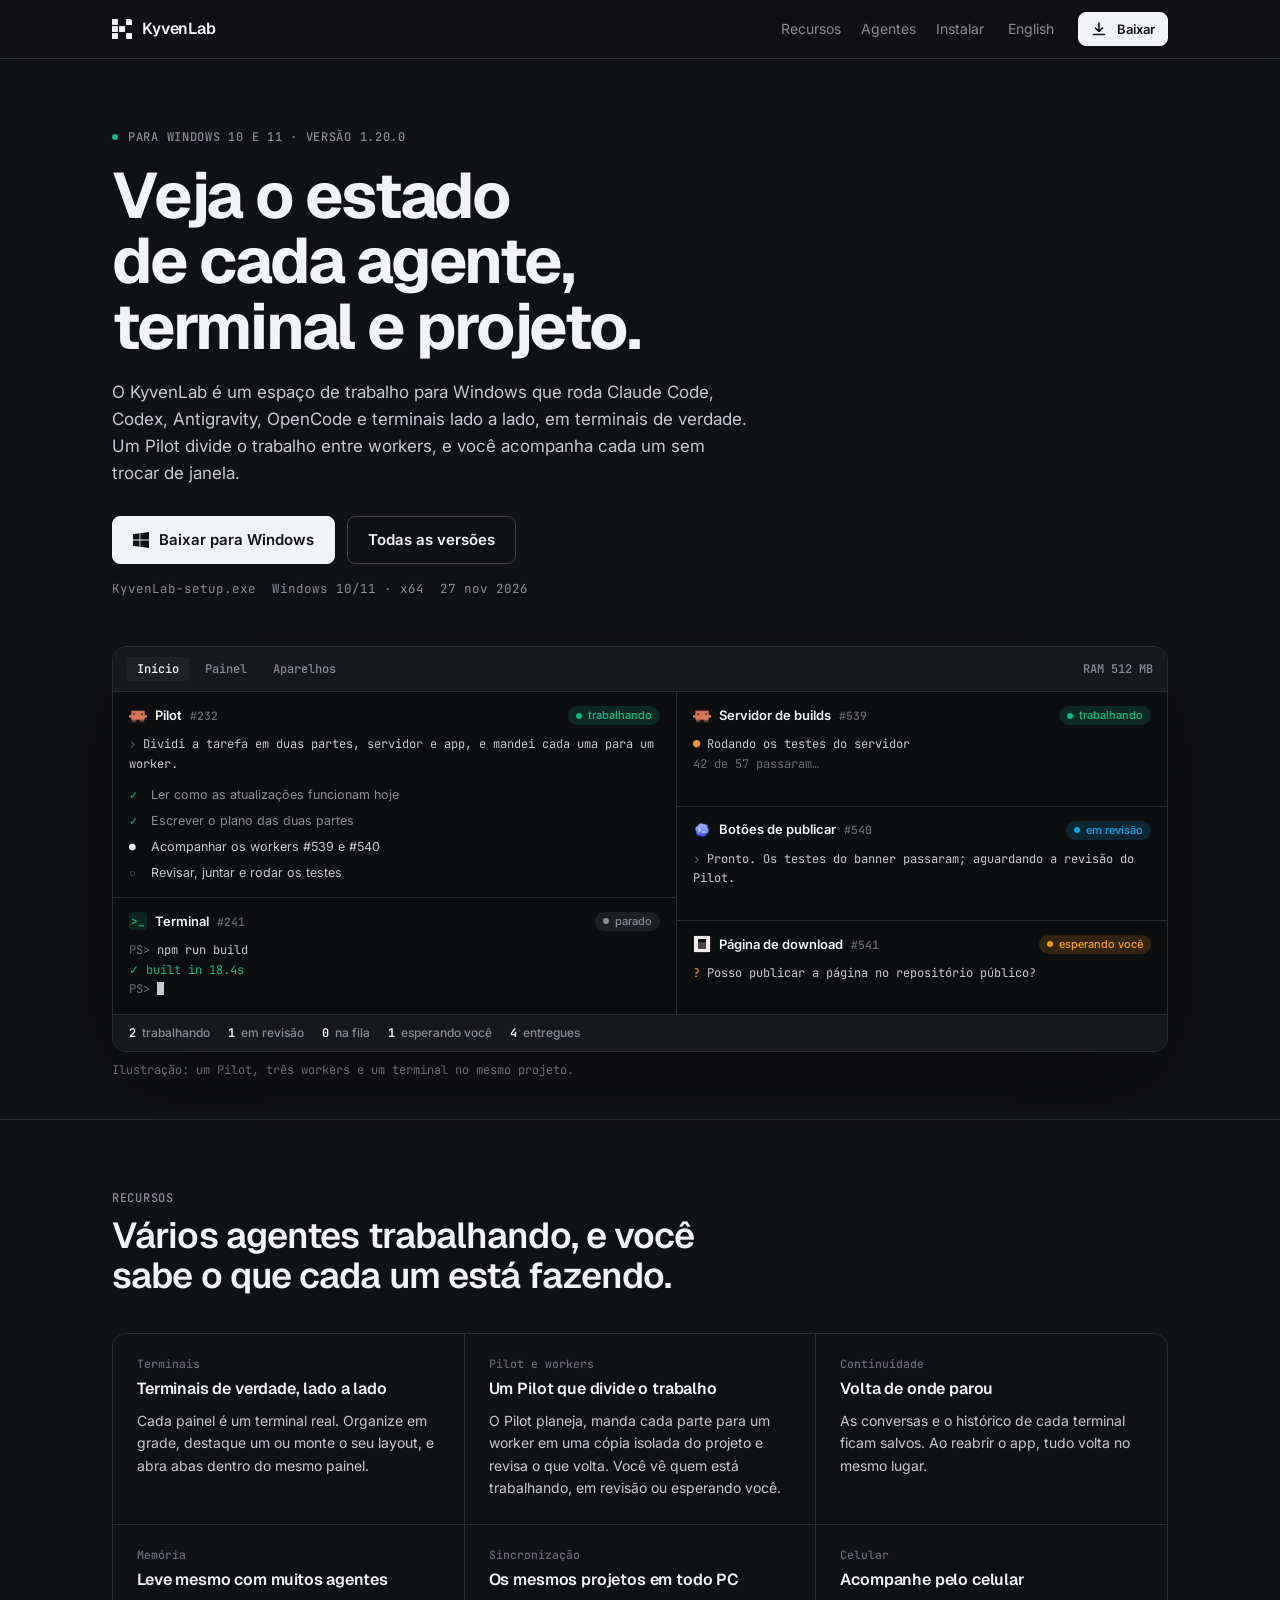
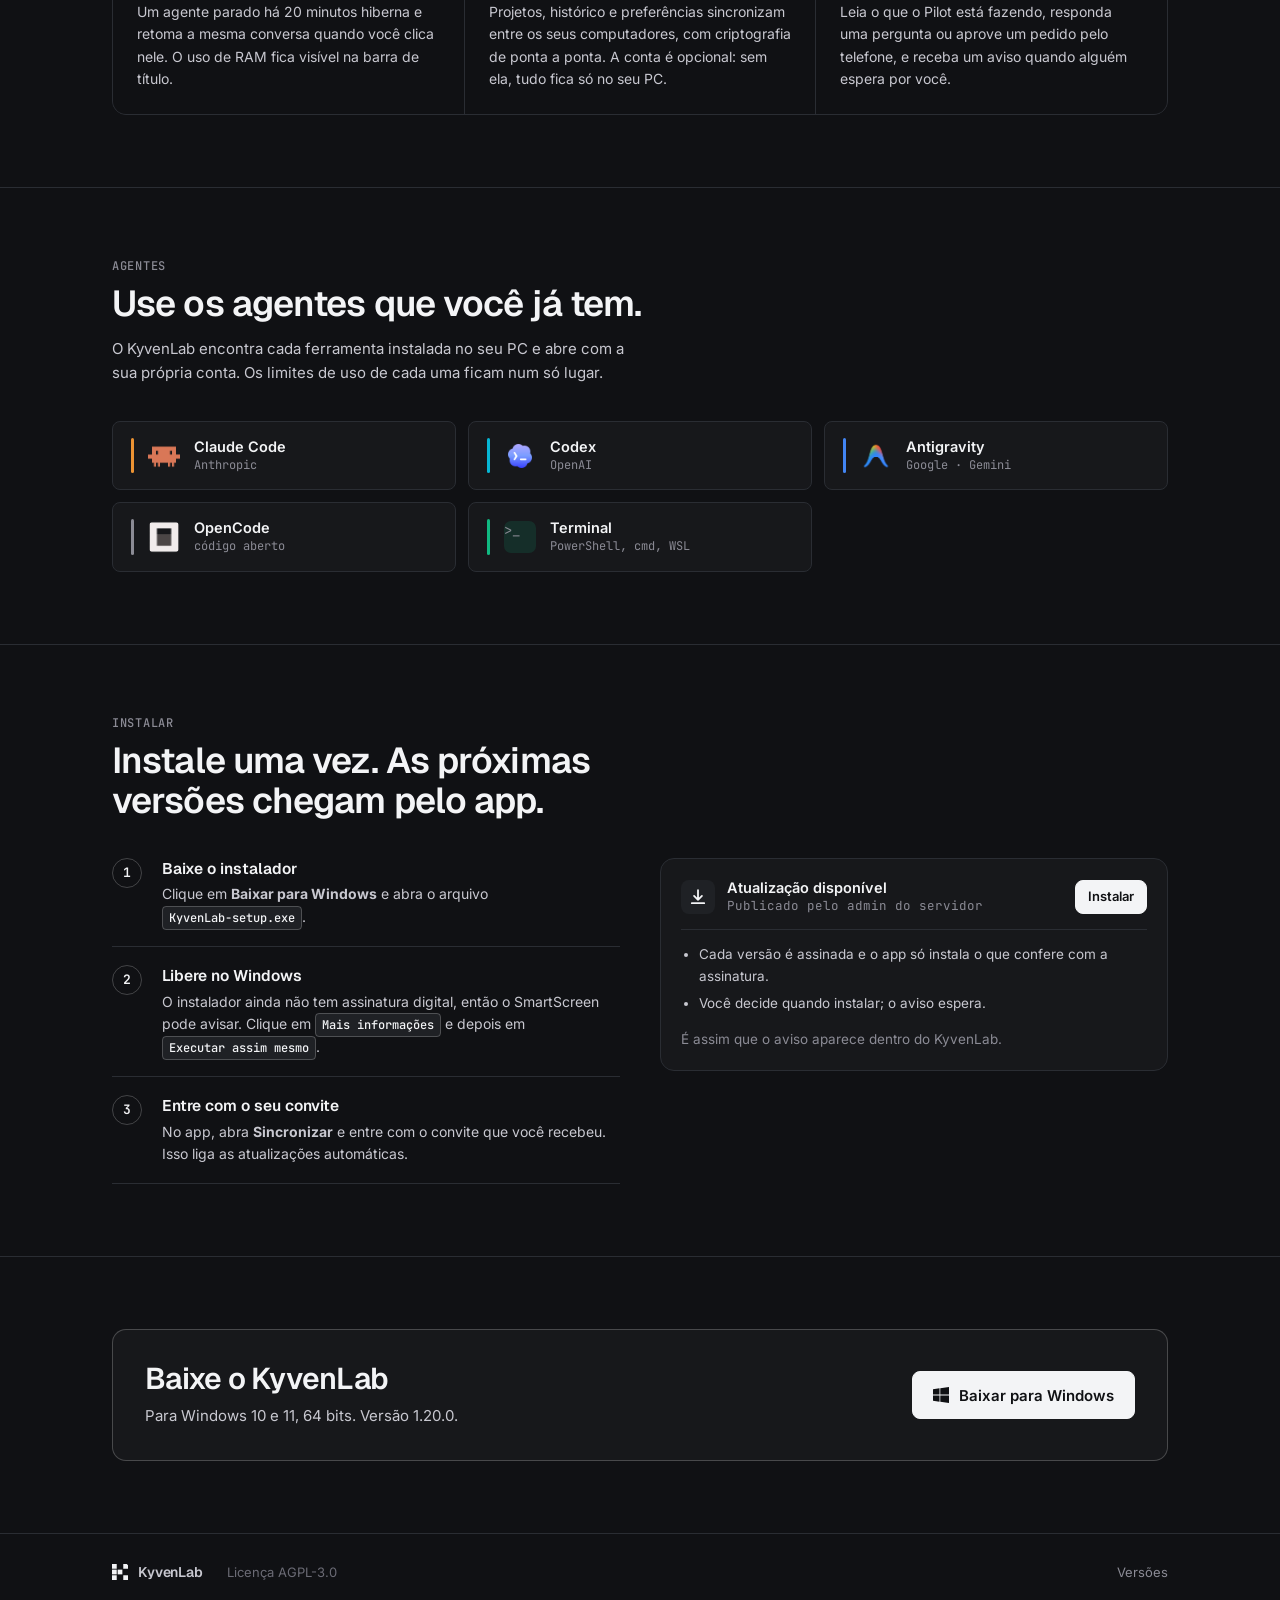
<file: index.html>
<!doctype html>
<html lang="pt-BR">
  <head>
    <meta charset="utf-8" />
    <meta name="viewport" content="width=device-width, initial-scale=1, viewport-fit=cover" />
    <title>KyvenLab — Baixar para Windows</title>
    <meta
      name="description"
      content="O KyvenLab é um espaço de trabalho para Windows que roda Claude Code, Codex, Antigravity, OpenCode e terminais lado a lado, em terminais de verdade."
    />
    <meta name="theme-color" content="#101114" />
    <link rel="canonical" href="https://app-kyvenlab.kyvensoft.com.br/" />
    <link rel="alternate" hreflang="pt-BR" href="https://app-kyvenlab.kyvensoft.com.br/" />
    <link rel="alternate" hreflang="en" href="https://app-kyvenlab.kyvensoft.com.br/en/" />
    <link rel="icon" type="image/png" sizes="32x32" href="assets/favicon-32.png" />
    <link rel="apple-touch-icon" href="assets/icon-128.png" />
    <link rel="preconnect" href="https://fonts.googleapis.com" />
    <link rel="preconnect" href="https://fonts.gstatic.com" crossorigin />
    <link
      rel="stylesheet"
      href="https://fonts.googleapis.com/css2?family=Geist:wght@500;600;700&family=Inter:wght@400;500;600&family=JetBrains+Mono:wght@400;500&display=swap"
    />
    <link rel="stylesheet" href="styles.css" />
    <script src="version.js" defer></script>
  </head>
  <body>
    <svg width="0" height="0" style="position: absolute" aria-hidden="true">
      <symbol id="mark" viewBox="80 80 352 352">
        <rect x="80" y="80" width="104" height="104" fill="currentColor" />
        <polygon points="328,80 404,80 432,108 432,184 328,184" fill="currentColor" />
        <rect x="80" y="204" width="104" height="104" fill="currentColor" />
        <rect x="204" y="204" width="104" height="104" fill="currentColor" />
        <rect x="80" y="328" width="104" height="104" fill="currentColor" />
        <rect x="328" y="328" width="104" height="104" fill="currentColor" />
      </symbol>
      <symbol id="win" viewBox="0 0 16 16">
        <path
          fill="currentColor"
          d="M0 2.2 6.5 1.3v6.2H0Zm7.3-1L16 0v7.5H7.3ZM0 8.5h6.5v6.2L0 13.8Zm7.3 0H16V16l-8.7-1.2Z"
        />
      </symbol>
      <symbol id="down" viewBox="0 0 16 16">
        <path
          fill="none"
          stroke="currentColor"
          stroke-width="1.6"
          stroke-linecap="round"
          stroke-linejoin="round"
          d="M8 2v8.5M4.5 7 8 10.5 11.5 7M2.5 13.5h11"
        />
      </symbol>
    </svg>

    <header class="top">
      <div class="wrap">
        <a class="brand" href="#inicio"
          ><svg><use href="#mark" /></svg>KyvenLab</a
        >
        <nav aria-label="Seções">
          <a href="#recursos">Recursos</a>
          <a href="#agentes">Agentes</a>
          <a href="#instalar">Instalar</a>
        </nav>
        <a class="lang" href="en/" hreflang="en" lang="en">English</a>
        <a
          class="btn btn-primary btn-sm"
          href="https://github.com/Flodyz/kyvenlab-app/releases/latest/download/KyvenLab-setup.exe"
          ><svg><use href="#down" /></svg>Baixar</a
        >
      </div>
    </header>

    <main id="inicio">
      <div class="hero">
        <div class="wrap hero-grid">
          <div>
            <div class="eyebrow">
              <span class="dot"></span
              ><span
                >Para Windows 10 e 11<span data-needs="version" hidden>
                  · versão <span data-version></span></span
              ></span>
            </div>
            <h1>Veja o estado de cada agente, terminal e projeto.</h1>
            <p class="lede">
              O KyvenLab é um espaço de trabalho para Windows que roda Claude Code, Codex,
              Antigravity, OpenCode e terminais lado a lado, em terminais de verdade. Um Pilot
              divide o trabalho entre workers, e você acompanha cada um sem trocar de janela.
            </p>
            <div class="cta">
              <a
                class="btn btn-primary btn-lg"
                href="https://github.com/Flodyz/kyvenlab-app/releases/latest/download/KyvenLab-setup.exe"
                ><svg><use href="#win" /></svg>Baixar para Windows</a
              >
              <a class="btn btn-lg" href="https://github.com/Flodyz/kyvenlab-app/releases"
                >Todas as versões</a
              >
            </div>
            <div class="meta">
              <span>KyvenLab-setup.exe</span><span>Windows 10/11 · x64</span
              ><span data-needs="date" data-date hidden></span>
            </div>
          </div>

          <!-- WORKSPACE ILLUSTRATION: placeholder drawn in HTML. Replace this whole <figure>
           with real app screenshots later, and delete the matching block in styles.css. -->
          <figure class="illustration">
            <div
              class="shot"
              role="img"
              aria-label="Ilustração do espaço de trabalho do KyvenLab com um Pilot, dois workers e um terminal"
            >
              <div class="shot-bar">
                <div class="tabs">
                  <span class="tab on">Início</span><span class="tab">Painel</span
                  ><span class="tab">Aparelhos</span>
                </div>
                <span class="ram">RAM 512 MB</span>
              </div>
              <div class="shot-body">
                <div class="col">
                  <div class="pane">
                    <div class="pane-head">
                      <img src="assets/claude-code.png" alt="" />
                      <span class="pane-title nowrap">Pilot</span><span class="pane-num">#232</span>
                      <span class="chip active">trabalhando</span>
                    </div>
                    <p class="term">
                      <span class="p">›</span> Dividi a tarefa em duas partes, servidor e app, e
                      mandei cada uma para um worker.
                    </p>
                    <ul class="plan">
                      <li class="done">
                        <span class="tick">✓</span
                        ><span>Ler como as atualizações funcionam hoje</span>
                      </li>
                      <li class="done">
                        <span class="tick">✓</span><span>Escrever o plano das duas partes</span>
                      </li>
                      <li class="now">
                        <span class="tick">●</span><span>Acompanhar os workers #539 e #540</span>
                      </li>
                      <li>
                        <span class="tick">○</span><span>Revisar, juntar e rodar os testes</span>
                      </li>
                    </ul>
                  </div>
                  <div class="pane">
                    <div class="pane-head">
                      <span class="shell-ico">&gt;_</span>
                      <span class="pane-title nowrap">Terminal</span
                      ><span class="pane-num">#241</span>
                      <span class="chip idle">parado</span>
                    </div>
                    <p class="term">
                      <span class="p">PS&gt;</span> npm run build<br /><span class="ok"
                        >✓ built in 18.4s</span
                      ><br /><span class="p">PS&gt;</span> <span class="cursor"></span>
                    </p>
                  </div>
                </div>
                <div class="col">
                  <div class="pane">
                    <div class="pane-head">
                      <img src="assets/claude-code.png" alt="" />
                      <span class="pane-title nowrap">Servidor de builds</span
                      ><span class="pane-num">#539</span>
                      <span class="chip active">trabalhando</span>
                    </div>
                    <p class="term">
                      <span class="c">●</span> Rodando os testes do servidor<br /><span class="p"
                        >42 de 57 passaram…</span
                      >
                    </p>
                  </div>
                  <div class="pane">
                    <div class="pane-head">
                      <img src="assets/codex.png" alt="" />
                      <span class="pane-title nowrap">Botões de publicar</span
                      ><span class="pane-num">#540</span>
                      <span class="chip review">em revisão</span>
                    </div>
                    <p class="term">
                      <span class="p">›</span> Pronto. Os testes do banner passaram; aguardando a
                      revisão do Pilot.
                    </p>
                  </div>
                  <div class="pane">
                    <div class="pane-head">
                      <img src="assets/open-white.png" alt="" />
                      <span class="pane-title nowrap">Página de download</span
                      ><span class="pane-num">#541</span>
                      <span class="chip waiting">esperando você</span>
                    </div>
                    <p class="term">
                      <span class="w">?</span> Posso publicar a página no repositório público?
                    </p>
                  </div>
                </div>
              </div>
              <div class="board">
                <span><b>2</b> trabalhando</span>
                <span><b>1</b> em revisão</span>
                <span><b>0</b> na fila</span>
                <span><b>1</b> esperando você</span>
                <span><b>4</b> entregues</span>
              </div>
            </div>
            <figcaption class="caption">
              Ilustração: um Pilot, três workers e um terminal no mesmo projeto.
            </figcaption>
          </figure>
          <!-- END WORKSPACE ILLUSTRATION -->
        </div>
      </div>

      <section id="recursos">
        <div class="wrap">
          <div class="sec-head">
            <span class="label">Recursos</span>
            <h2>Vários agentes trabalhando, e você sabe o que cada um está fazendo.</h2>
          </div>
          <div class="features">
            <article class="feature">
              <span class="k">Terminais</span>
              <h3>Terminais de verdade, lado a lado</h3>
              <p>
                Cada painel é um terminal real. Organize em grade, destaque um ou monte o seu
                layout, e abra abas dentro do mesmo painel.
              </p>
            </article>
            <article class="feature">
              <span class="k">Pilot e workers</span>
              <h3>Um Pilot que divide o trabalho</h3>
              <p>
                O Pilot planeja, manda cada parte para um worker em uma cópia isolada do projeto e
                revisa o que volta. Você vê quem está trabalhando, em revisão ou esperando você.
              </p>
            </article>
            <article class="feature">
              <span class="k">Continuidade</span>
              <h3>Volta de onde parou</h3>
              <p>
                As conversas e o histórico de cada terminal ficam salvos. Ao reabrir o app, tudo
                volta no mesmo lugar.
              </p>
            </article>
            <article class="feature">
              <span class="k">Memória</span>
              <h3>Leve mesmo com muitos agentes</h3>
              <p>
                Um agente parado há 20 minutos hiberna e retoma a mesma conversa quando você clica
                nele. O uso de RAM fica visível na barra de título.
              </p>
            </article>
            <article class="feature">
              <span class="k">Sincronização</span>
              <h3>Os mesmos projetos em todo PC</h3>
              <p>
                Projetos, histórico e preferências sincronizam entre os seus computadores, com
                criptografia de ponta a ponta. A conta é opcional: sem ela, tudo fica só no seu PC.
              </p>
            </article>
            <article class="feature">
              <span class="k">Celular</span>
              <h3>Acompanhe pelo celular</h3>
              <p>
                Leia o que o Pilot está fazendo, responda uma pergunta ou aprove um pedido pelo
                telefone, e receba um aviso quando alguém espera por você.
              </p>
            </article>
          </div>
        </div>
      </section>

      <section id="agentes">
        <div class="wrap">
          <div class="sec-head">
            <span class="label">Agentes</span>
            <h2>Use os agentes que você já tem.</h2>
            <p>
              O KyvenLab encontra cada ferramenta instalada no seu PC e abre com a sua própria
              conta. Os limites de uso de cada uma ficam num só lugar.
            </p>
          </div>
          <div class="agents">
            <div class="agent">
              <span class="swatch swatch-claude"></span><img src="assets/claude-code.png" alt="" />
              <div><strong>Claude Code</strong><span>Anthropic</span></div>
            </div>
            <div class="agent">
              <span class="swatch swatch-codex"></span><img src="assets/codex.png" alt="" />
              <div><strong>Codex</strong><span>OpenAI</span></div>
            </div>
            <div class="agent">
              <span class="swatch swatch-antigravity"></span
              ><img src="assets/antigravity.png" alt="" />
              <div><strong>Antigravity</strong><span>Google · Gemini</span></div>
            </div>
            <div class="agent">
              <span class="swatch swatch-opencode"></span><img src="assets/open-white.png" alt="" />
              <div><strong>OpenCode</strong><span>código aberto</span></div>
            </div>
            <div class="agent">
              <span class="swatch swatch-shell"></span><span class="shell-ico">&gt;_</span>
              <div><strong>Terminal</strong><span>PowerShell, cmd, WSL</span></div>
            </div>
          </div>
        </div>
      </section>

      <section id="instalar">
        <div class="wrap">
          <div class="sec-head">
            <span class="label">Instalar</span>
            <h2>Instale uma vez. As próximas versões chegam pelo app.</h2>
          </div>
          <div class="install">
            <ol class="steps">
              <li>
                <div>
                  <h3>Baixe o instalador</h3>
                  <p>
                    Clique em <strong>Baixar para Windows</strong> e abra o arquivo
                    <kbd>KyvenLab-setup.exe</kbd>.
                  </p>
                </div>
              </li>
              <li>
                <div>
                  <h3>Libere no Windows</h3>
                  <p>
                    O instalador ainda não tem assinatura digital, então o SmartScreen pode avisar.
                    Clique em <kbd>Mais informações</kbd> e depois em
                    <kbd>Executar assim mesmo</kbd>.
                  </p>
                </div>
              </li>
              <li>
                <div>
                  <h3>Entre com o seu convite</h3>
                  <p>
                    No app, abra <strong>Sincronizar</strong> e entre com o convite que você
                    recebeu. Isso liga as atualizações automáticas.
                  </p>
                </div>
              </li>
            </ol>
            <div class="update" aria-label="Exemplo do aviso de atualização no app">
              <div class="update-row">
                <svg viewBox="0 0 16 16" aria-hidden="true"><use href="#down" /></svg>
                <div>
                  <strong class="nowrap">Atualização disponível</strong
                  ><span class="nowrap">Publicado pelo admin do servidor</span>
                </div>
                <span class="btn btn-primary btn-sm" aria-hidden="true">Instalar</span>
              </div>
              <ul>
                <li>Cada versão é assinada e o app só instala o que confere com a assinatura.</li>
                <li>Você decide quando instalar; o aviso espera.</li>
              </ul>
              <p class="note">É assim que o aviso aparece dentro do KyvenLab.</p>
            </div>
          </div>
        </div>
      </section>

      <section class="final">
        <div class="wrap">
          <div class="final-box">
            <div>
              <h2>Baixe o KyvenLab</h2>
              <p>
                Para Windows 10 e 11, 64 bits.<span data-needs="version" hidden>
                  Versão <span data-version></span>.</span
                >
              </p>
            </div>
            <div class="cta">
              <a
                class="btn btn-primary btn-lg"
                href="https://github.com/Flodyz/kyvenlab-app/releases/latest/download/KyvenLab-setup.exe"
                ><svg><use href="#win" /></svg>Baixar para Windows</a
              >
            </div>
          </div>
        </div>
      </section>
    </main>

    <footer>
      <div class="wrap">
        <span class="brand"
          ><svg><use href="#mark" /></svg>KyvenLab</span
        >
        <span>Licença AGPL-3.0</span>
        <div class="right">
          <a href="https://github.com/Flodyz/kyvenlab-app/releases">Versões</a>
        </div>
      </div>
    </footer>
  </body>
</html>
</file>
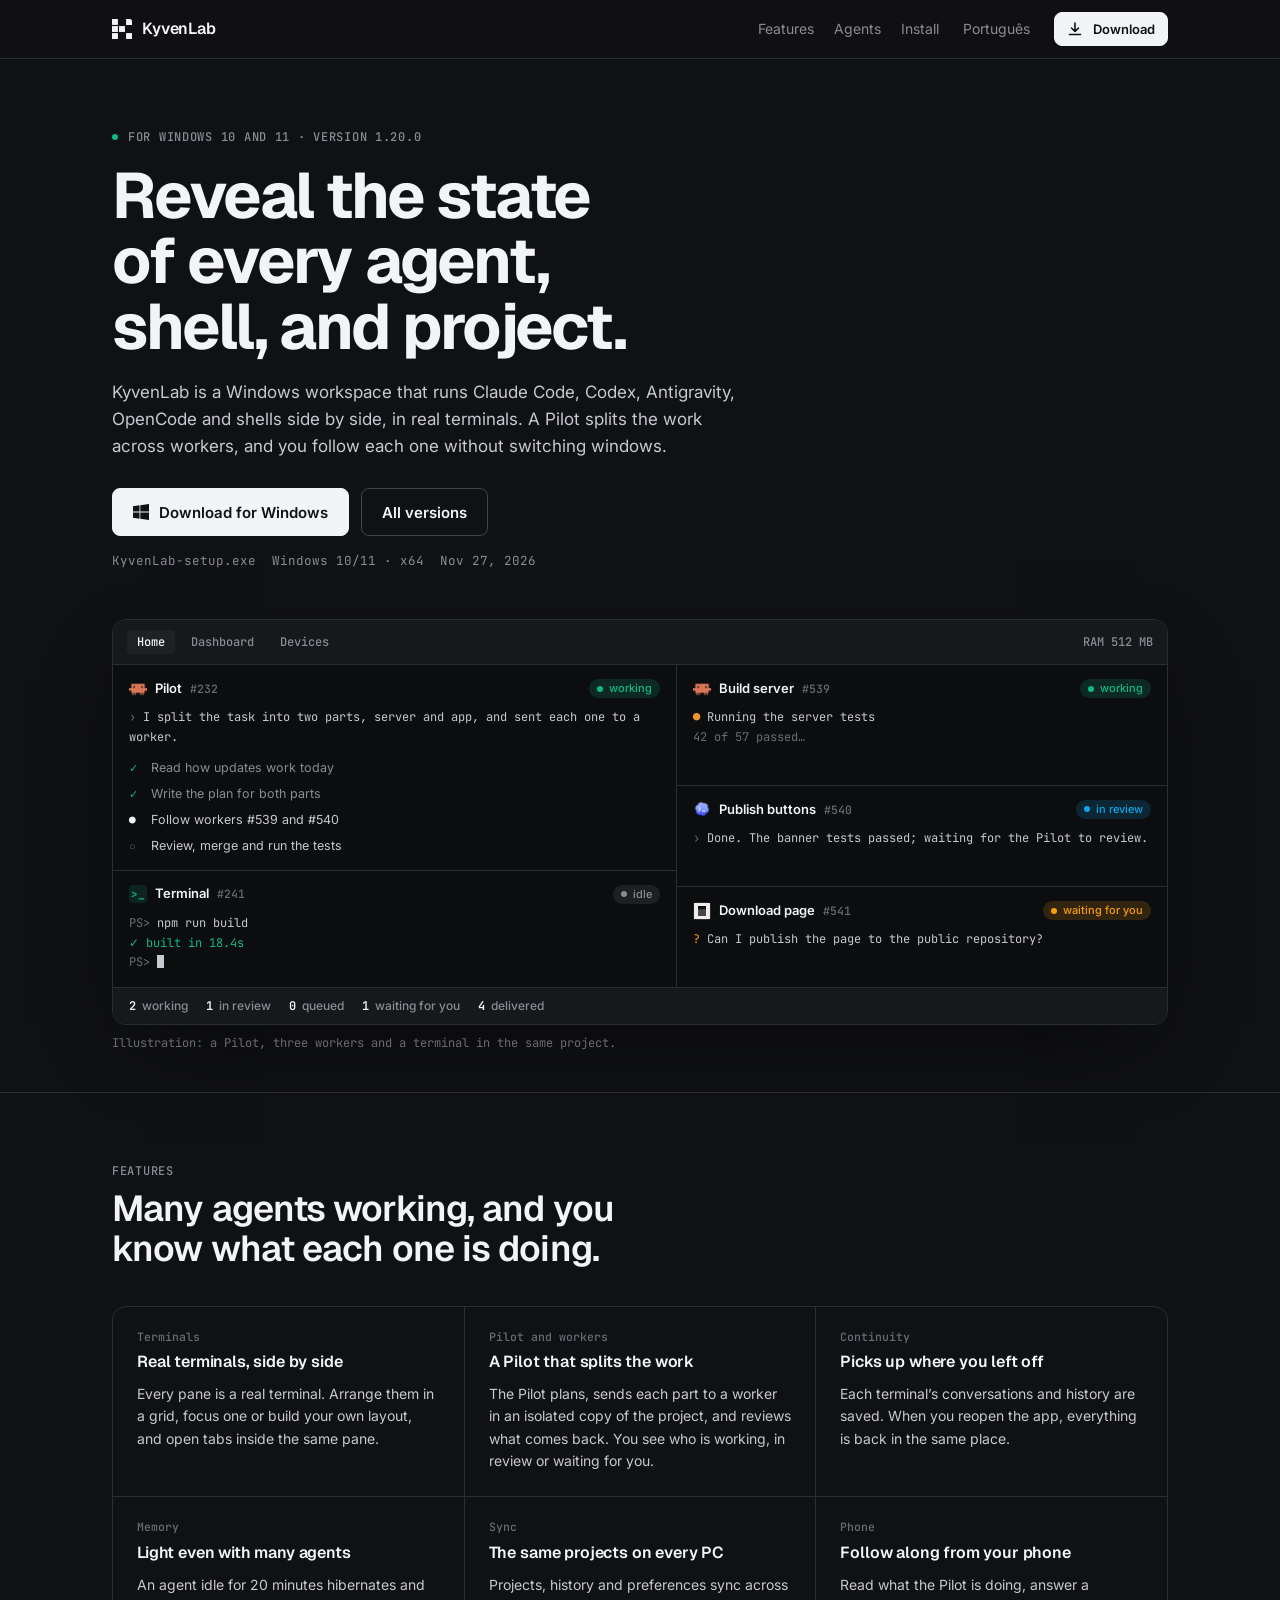
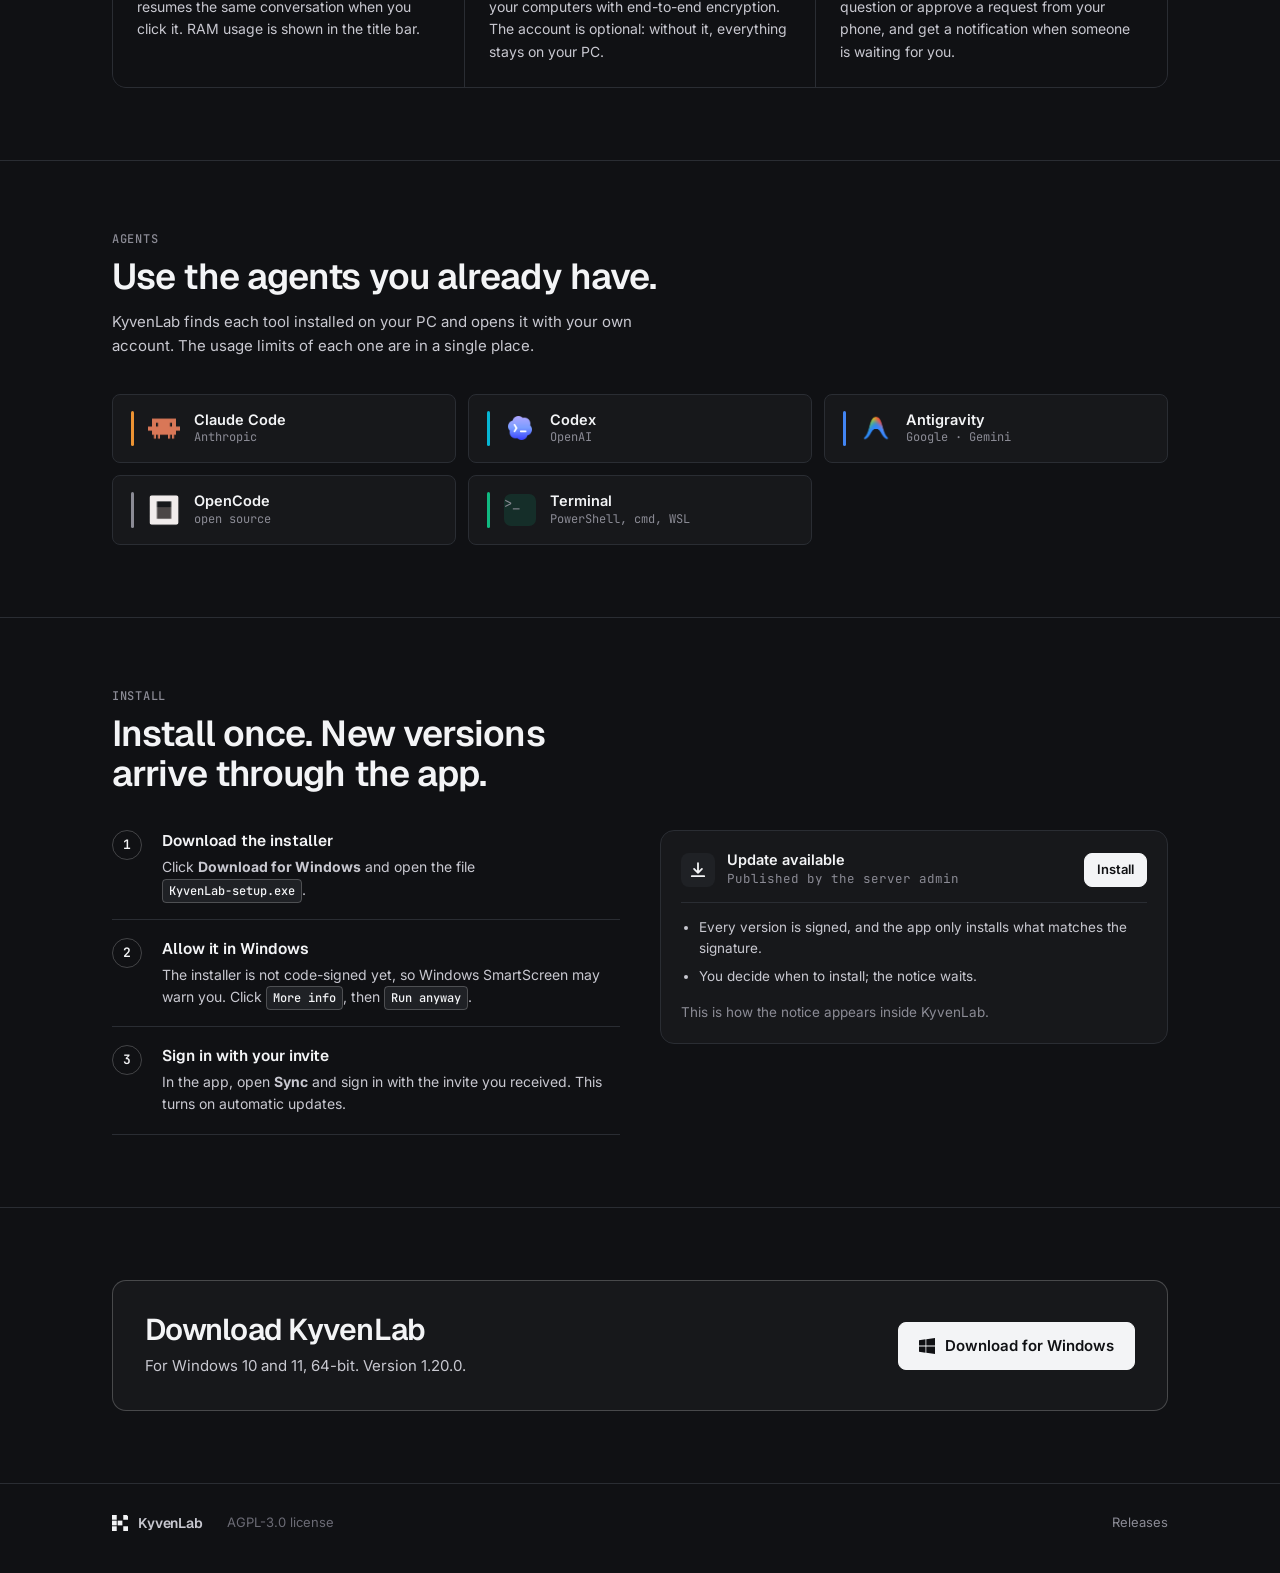
<file: en/index.html>
<!doctype html>
<html lang="en">
  <head>
    <meta charset="utf-8" />
    <meta name="viewport" content="width=device-width, initial-scale=1, viewport-fit=cover" />
    <title>KyvenLab — Download for Windows</title>
    <meta
      name="description"
      content="KyvenLab is a Windows workspace that runs Claude Code, Codex, Antigravity, OpenCode and shells side by side, in real terminals."
    />
    <meta name="theme-color" content="#101114" />
    <link rel="canonical" href="https://app-kyvenlab.kyvensoft.com.br/en/" />
    <link rel="alternate" hreflang="pt-BR" href="https://app-kyvenlab.kyvensoft.com.br/" />
    <link rel="alternate" hreflang="en" href="https://app-kyvenlab.kyvensoft.com.br/en/" />
    <link rel="icon" type="image/png" sizes="32x32" href="../assets/favicon-32.png" />
    <link rel="apple-touch-icon" href="../assets/icon-128.png" />
    <link rel="preconnect" href="https://fonts.googleapis.com" />
    <link rel="preconnect" href="https://fonts.gstatic.com" crossorigin />
    <link
      rel="stylesheet"
      href="https://fonts.googleapis.com/css2?family=Geist:wght@500;600;700&family=Inter:wght@400;500;600&family=JetBrains+Mono:wght@400;500&display=swap"
    />
    <link rel="stylesheet" href="../styles.css" />
    <script src="../version.js" defer></script>
  </head>
  <body>
    <svg width="0" height="0" style="position: absolute" aria-hidden="true">
      <symbol id="mark" viewBox="80 80 352 352">
        <rect x="80" y="80" width="104" height="104" fill="currentColor" />
        <polygon points="328,80 404,80 432,108 432,184 328,184" fill="currentColor" />
        <rect x="80" y="204" width="104" height="104" fill="currentColor" />
        <rect x="204" y="204" width="104" height="104" fill="currentColor" />
        <rect x="80" y="328" width="104" height="104" fill="currentColor" />
        <rect x="328" y="328" width="104" height="104" fill="currentColor" />
      </symbol>
      <symbol id="win" viewBox="0 0 16 16">
        <path
          fill="currentColor"
          d="M0 2.2 6.5 1.3v6.2H0Zm7.3-1L16 0v7.5H7.3ZM0 8.5h6.5v6.2L0 13.8Zm7.3 0H16V16l-8.7-1.2Z"
        />
      </symbol>
      <symbol id="down" viewBox="0 0 16 16">
        <path
          fill="none"
          stroke="currentColor"
          stroke-width="1.6"
          stroke-linecap="round"
          stroke-linejoin="round"
          d="M8 2v8.5M4.5 7 8 10.5 11.5 7M2.5 13.5h11"
        />
      </symbol>
    </svg>

    <header class="top">
      <div class="wrap">
        <a class="brand" href="#top"
          ><svg><use href="#mark" /></svg>KyvenLab</a
        >
        <nav aria-label="Sections">
          <a href="#features">Features</a>
          <a href="#agents">Agents</a>
          <a href="#install">Install</a>
        </nav>
        <a class="lang" href="../" hreflang="pt-BR" lang="pt-BR">Português</a>
        <a
          class="btn btn-primary btn-sm"
          href="https://github.com/Flodyz/kyvenlab-app/releases/latest/download/KyvenLab-setup.exe"
          ><svg><use href="#down" /></svg>Download</a
        >
      </div>
    </header>

    <main id="top">
      <div class="hero">
        <div class="wrap hero-grid">
          <div>
            <div class="eyebrow">
              <span class="dot"></span
              ><span
                >For Windows 10 and 11<span data-needs="version" hidden>
                  · version <span data-version></span></span
              ></span>
            </div>
            <h1>Reveal the state of every agent, shell, and project.</h1>
            <p class="lede">
              KyvenLab is a Windows workspace that runs Claude Code, Codex, Antigravity, OpenCode
              and shells side by side, in real terminals. A Pilot splits the work across workers,
              and you follow each one without switching windows.
            </p>
            <div class="cta">
              <a
                class="btn btn-primary btn-lg"
                href="https://github.com/Flodyz/kyvenlab-app/releases/latest/download/KyvenLab-setup.exe"
                ><svg><use href="#win" /></svg>Download for Windows</a
              >
              <a class="btn btn-lg" href="https://github.com/Flodyz/kyvenlab-app/releases"
                >All versions</a
              >
            </div>
            <div class="meta">
              <span>KyvenLab-setup.exe</span><span>Windows 10/11 · x64</span
              ><span data-needs="date" data-date hidden></span>
            </div>
          </div>

          <!-- WORKSPACE ILLUSTRATION: placeholder drawn in HTML. Replace this whole <figure>
           with real app screenshots later, and delete the matching block in styles.css. -->
          <figure class="illustration">
            <div
              class="shot"
              role="img"
              aria-label="Illustration of the KyvenLab workspace with a Pilot, workers and a terminal"
            >
              <div class="shot-bar">
                <div class="tabs">
                  <span class="tab on">Home</span><span class="tab">Dashboard</span
                  ><span class="tab">Devices</span>
                </div>
                <span class="ram">RAM 512 MB</span>
              </div>
              <div class="shot-body">
                <div class="col">
                  <div class="pane">
                    <div class="pane-head">
                      <img src="../assets/claude-code.png" alt="" />
                      <span class="pane-title nowrap">Pilot</span><span class="pane-num">#232</span>
                      <span class="chip active">working</span>
                    </div>
                    <p class="term">
                      <span class="p">›</span> I split the task into two parts, server and app, and
                      sent each one to a worker.
                    </p>
                    <ul class="plan">
                      <li class="done">
                        <span class="tick">✓</span><span>Read how updates work today</span>
                      </li>
                      <li class="done">
                        <span class="tick">✓</span><span>Write the plan for both parts</span>
                      </li>
                      <li class="now">
                        <span class="tick">●</span><span>Follow workers #539 and #540</span>
                      </li>
                      <li>
                        <span class="tick">○</span><span>Review, merge and run the tests</span>
                      </li>
                    </ul>
                  </div>
                  <div class="pane">
                    <div class="pane-head">
                      <span class="shell-ico">&gt;_</span>
                      <span class="pane-title nowrap">Terminal</span
                      ><span class="pane-num">#241</span>
                      <span class="chip idle">idle</span>
                    </div>
                    <p class="term">
                      <span class="p">PS&gt;</span> npm run build<br /><span class="ok"
                        >✓ built in 18.4s</span
                      ><br /><span class="p">PS&gt;</span> <span class="cursor"></span>
                    </p>
                  </div>
                </div>
                <div class="col">
                  <div class="pane">
                    <div class="pane-head">
                      <img src="../assets/claude-code.png" alt="" />
                      <span class="pane-title nowrap">Build server</span
                      ><span class="pane-num">#539</span>
                      <span class="chip active">working</span>
                    </div>
                    <p class="term">
                      <span class="c">●</span> Running the server tests<br /><span class="p"
                        >42 of 57 passed…</span
                      >
                    </p>
                  </div>
                  <div class="pane">
                    <div class="pane-head">
                      <img src="../assets/codex.png" alt="" />
                      <span class="pane-title nowrap">Publish buttons</span
                      ><span class="pane-num">#540</span>
                      <span class="chip review">in review</span>
                    </div>
                    <p class="term">
                      <span class="p">›</span> Done. The banner tests passed; waiting for the Pilot
                      to review.
                    </p>
                  </div>
                  <div class="pane">
                    <div class="pane-head">
                      <img src="../assets/open-white.png" alt="" />
                      <span class="pane-title nowrap">Download page</span
                      ><span class="pane-num">#541</span>
                      <span class="chip waiting">waiting for you</span>
                    </div>
                    <p class="term">
                      <span class="w">?</span> Can I publish the page to the public repository?
                    </p>
                  </div>
                </div>
              </div>
              <div class="board">
                <span><b>2</b> working</span>
                <span><b>1</b> in review</span>
                <span><b>0</b> queued</span>
                <span><b>1</b> waiting for you</span>
                <span><b>4</b> delivered</span>
              </div>
            </div>
            <figcaption class="caption">
              Illustration: a Pilot, three workers and a terminal in the same project.
            </figcaption>
          </figure>
          <!-- END WORKSPACE ILLUSTRATION -->
        </div>
      </div>

      <section id="features">
        <div class="wrap">
          <div class="sec-head">
            <span class="label">Features</span>
            <h2>Many agents working, and you know what each one is doing.</h2>
          </div>
          <div class="features">
            <article class="feature">
              <span class="k">Terminals</span>
              <h3>Real terminals, side by side</h3>
              <p>
                Every pane is a real terminal. Arrange them in a grid, focus one or build your own
                layout, and open tabs inside the same pane.
              </p>
            </article>
            <article class="feature">
              <span class="k">Pilot and workers</span>
              <h3>A Pilot that splits the work</h3>
              <p>
                The Pilot plans, sends each part to a worker in an isolated copy of the project, and
                reviews what comes back. You see who is working, in review or waiting for you.
              </p>
            </article>
            <article class="feature">
              <span class="k">Continuity</span>
              <h3>Picks up where you left off</h3>
              <p>
                Each terminal’s conversations and history are saved. When you reopen the app,
                everything is back in the same place.
              </p>
            </article>
            <article class="feature">
              <span class="k">Memory</span>
              <h3>Light even with many agents</h3>
              <p>
                An agent idle for 20 minutes hibernates and resumes the same conversation when you
                click it. RAM usage is shown in the title bar.
              </p>
            </article>
            <article class="feature">
              <span class="k">Sync</span>
              <h3>The same projects on every PC</h3>
              <p>
                Projects, history and preferences sync across your computers with end-to-end
                encryption. The account is optional: without it, everything stays on your PC.
              </p>
            </article>
            <article class="feature">
              <span class="k">Phone</span>
              <h3>Follow along from your phone</h3>
              <p>
                Read what the Pilot is doing, answer a question or approve a request from your
                phone, and get a notification when someone is waiting for you.
              </p>
            </article>
          </div>
        </div>
      </section>

      <section id="agents">
        <div class="wrap">
          <div class="sec-head">
            <span class="label">Agents</span>
            <h2>Use the agents you already have.</h2>
            <p>
              KyvenLab finds each tool installed on your PC and opens it with your own account. The
              usage limits of each one are in a single place.
            </p>
          </div>
          <div class="agents">
            <div class="agent">
              <span class="swatch swatch-claude"></span
              ><img src="../assets/claude-code.png" alt="" />
              <div><strong>Claude Code</strong><span>Anthropic</span></div>
            </div>
            <div class="agent">
              <span class="swatch swatch-codex"></span><img src="../assets/codex.png" alt="" />
              <div><strong>Codex</strong><span>OpenAI</span></div>
            </div>
            <div class="agent">
              <span class="swatch swatch-antigravity"></span
              ><img src="../assets/antigravity.png" alt="" />
              <div><strong>Antigravity</strong><span>Google · Gemini</span></div>
            </div>
            <div class="agent">
              <span class="swatch swatch-opencode"></span
              ><img src="../assets/open-white.png" alt="" />
              <div><strong>OpenCode</strong><span>open source</span></div>
            </div>
            <div class="agent">
              <span class="swatch swatch-shell"></span><span class="shell-ico">&gt;_</span>
              <div><strong>Terminal</strong><span>PowerShell, cmd, WSL</span></div>
            </div>
          </div>
        </div>
      </section>

      <section id="install">
        <div class="wrap">
          <div class="sec-head">
            <span class="label">Install</span>
            <h2>Install once. New versions arrive through the app.</h2>
          </div>
          <div class="install">
            <ol class="steps">
              <li>
                <div>
                  <h3>Download the installer</h3>
                  <p>
                    Click <strong>Download for Windows</strong> and open the file
                    <kbd>KyvenLab-setup.exe</kbd>.
                  </p>
                </div>
              </li>
              <li>
                <div>
                  <h3>Allow it in Windows</h3>
                  <p>
                    The installer is not code-signed yet, so Windows SmartScreen may warn you. Click
                    <kbd>More info</kbd>, then <kbd>Run anyway</kbd>.
                  </p>
                </div>
              </li>
              <li>
                <div>
                  <h3>Sign in with your invite</h3>
                  <p>
                    In the app, open <strong>Sync</strong> and sign in with the invite you received.
                    This turns on automatic updates.
                  </p>
                </div>
              </li>
            </ol>
            <div class="update" aria-label="Example of the update notice in the app">
              <div class="update-row">
                <svg viewBox="0 0 16 16" aria-hidden="true"><use href="#down" /></svg>
                <div>
                  <strong class="nowrap">Update available</strong
                  ><span class="nowrap">Published by the server admin</span>
                </div>
                <span class="btn btn-primary btn-sm" aria-hidden="true">Install</span>
              </div>
              <ul>
                <li>
                  Every version is signed, and the app only installs what matches the signature.
                </li>
                <li>You decide when to install; the notice waits.</li>
              </ul>
              <p class="note">This is how the notice appears inside KyvenLab.</p>
            </div>
          </div>
        </div>
      </section>

      <section class="final">
        <div class="wrap">
          <div class="final-box">
            <div>
              <h2>Download KyvenLab</h2>
              <p>
                For Windows 10 and 11, 64-bit.<span data-needs="version" hidden>
                  Version <span data-version></span>.</span
                >
              </p>
            </div>
            <div class="cta">
              <a
                class="btn btn-primary btn-lg"
                href="https://github.com/Flodyz/kyvenlab-app/releases/latest/download/KyvenLab-setup.exe"
                ><svg><use href="#win" /></svg>Download for Windows</a
              >
            </div>
          </div>
        </div>
      </section>
    </main>

    <footer>
      <div class="wrap">
        <span class="brand"
          ><svg><use href="#mark" /></svg>KyvenLab</span
        >
        <span>AGPL-3.0 license</span>
        <div class="right">
          <a href="https://github.com/Flodyz/kyvenlab-app/releases">Releases</a>
        </div>
      </div>
    </footer>
  </body>
</html>
</file>
<file: styles.css>
/* KyvenLab download page. Token values are copied from src/styles/theme.css and docs/BRAND.md; the page cannot import the app CSS. */
/* Layout: a dark workspace page; the product's own pane grid is the hero, color only comes from agent and status identities. */
:root {
  --bg: #101114;
  --bg-sunken: #0c0d0f;
  --panel: #17181b;
  --panel-2: #1f2125;
  --border: #2a2d33;
  --border-strong: rgba(243, 244, 246, 0.22);
  --fg: #f3f4f6;
  --fg-muted: #c8c8d0;
  --fg-faint: #8b8b95;
  --fg-quiet: #6b6b75;
  --accent: #f3f4f6;
  --accent-on: #101114;
  --agent-claude: #ec9333;
  --agent-codex: #06b6d4;
  --agent-opencode: #8b8b95;
  --agent-antigravity: #4285f4;
  --agent-shell: #10b981;
  --status-active: #10b981;
  --status-active-soft: rgba(16, 185, 129, 0.16);
  --status-waiting: #f59e0b;
  --status-waiting-soft: rgba(245, 158, 11, 0.16);
  --status-review: #0ea5e9;
  --status-review-soft: rgba(14, 165, 233, 0.16);
  --status-idle: #8b8b95;
  --status-idle-soft: rgba(139, 139, 149, 0.14);
  --font-display: 'Geist', 'Inter', ui-sans-serif, system-ui, 'Segoe UI', sans-serif;
  --font-body: 'Inter', ui-sans-serif, system-ui, -apple-system, 'Segoe UI', sans-serif;
  --font-mono: 'JetBrains Mono', 'Cascadia Mono', Consolas, 'Courier New', monospace;
  --radius-sm: 4px;
  --radius-md: 8px;
  --radius-lg: 14px;
  --page: 1120px;
  color-scheme: dark;
}

* {
  box-sizing: border-box;
}
[hidden] {
  display: none !important;
}
html {
  scroll-behavior: smooth;
}
@media (prefers-reduced-motion: reduce) {
  html {
    scroll-behavior: auto;
  }
  *,
  *::before,
  *::after {
    animation: none !important;
    transition: none !important;
  }
}
body {
  margin: 0;
  background: var(--bg);
  color: var(--fg);
  font: 400 15px/1.6 var(--font-body);
  -webkit-font-smoothing: antialiased;
}
body::before {
  content: '';
  position: fixed;
  inset: 0 0 auto;
  height: env(safe-area-inset-top, 0px);
  z-index: 10;
  background: var(--bg);
}
a {
  color: inherit;
}
:focus-visible {
  outline: 2px solid var(--accent);
  outline-offset: 3px;
  border-radius: var(--radius-sm);
}

.wrap {
  max-width: var(--page);
  margin: 0 auto;
  padding-left: max(16px, env(safe-area-inset-left, 0px));
  padding-right: max(16px, env(safe-area-inset-right, 0px));
}
@media (min-width: 720px) {
  .wrap {
    padding-left: max(32px, env(safe-area-inset-left, 0px));
    padding-right: max(32px, env(safe-area-inset-right, 0px));
  }
}

.nowrap {
  white-space: nowrap;
  overflow: hidden;
  text-overflow: ellipsis;
}

/* Top bar */
.top {
  position: sticky;
  top: env(safe-area-inset-top, 0px);
  z-index: 5;
  background: color-mix(in srgb, var(--bg) 88%, transparent);
  backdrop-filter: blur(10px);
  border-bottom: 1px solid var(--border);
}
.top .wrap {
  display: flex;
  align-items: center;
  gap: 24px;
  padding-block: 12px;
}
.brand {
  display: flex;
  align-items: center;
  gap: 10px;
  text-decoration: none;
  font: 600 16px/1 var(--font-display);
  letter-spacing: -0.01em;
}
.brand svg {
  width: 20px;
  height: 20px;
  color: var(--fg);
  flex: none;
}
.top nav {
  display: flex;
  gap: 20px;
  margin-left: auto;
  font-size: 14px;
  color: var(--fg-faint);
}
.top nav a {
  text-decoration: none;
  white-space: nowrap;
}
.top nav a:hover {
  color: var(--fg);
}
.top .lang {
  font-size: 14px;
  color: var(--fg-faint);
  text-decoration: none;
  white-space: nowrap;
}
.top .lang:hover {
  color: var(--fg);
}
@media (max-width: 640px) {
  .top nav {
    display: none;
  }
  .top .lang {
    margin-left: auto;
  }
}

/* Buttons */
.btn {
  display: inline-flex;
  align-items: center;
  gap: 10px;
  height: 40px;
  padding-inline: 16px;
  border-radius: var(--radius-md);
  font: 600 14px/1 var(--font-body);
  text-decoration: none;
  white-space: nowrap;
  border: 1px solid var(--border-strong);
  color: var(--fg);
  background: transparent;
  transition:
    background-color 0.15s ease,
    border-color 0.15s ease;
}
.btn:hover {
  background: var(--panel-2);
}
.btn svg {
  width: 16px;
  height: 16px;
  flex: none;
}
.btn-primary {
  background: var(--accent);
  color: var(--accent-on);
  border-color: var(--accent);
}
.btn-primary:hover {
  background: #ffffff;
}
.btn-lg {
  height: 48px;
  padding-inline: 20px;
  font-size: 15px;
}
.btn-sm {
  height: 34px;
  padding-inline: 12px;
  font-size: 13px;
}

/* Hero */
.hero {
  padding-block: 72px 40px;
}
.hero-grid {
  display: grid;
  gap: 48px;
}
.eyebrow {
  font: 500 12px/1 var(--font-mono);
  letter-spacing: 0.06em;
  text-transform: uppercase;
  color: var(--fg-faint);
  display: flex;
  gap: 10px;
  align-items: center;
  white-space: nowrap;
}
.eyebrow .dot {
  width: 6px;
  height: 6px;
  border-radius: 50%;
  background: var(--status-active);
  flex: none;
}
h1 {
  font: 700 clamp(36px, 6.2vw, 64px)/1.02 var(--font-display);
  letter-spacing: -0.035em;
  margin: 20px 0 20px;
  text-wrap: balance;
  max-width: 15ch;
}
h1 .q {
  color: var(--fg-faint);
}
.lede {
  font-size: 17px;
  color: var(--fg-muted);
  max-width: 58ch;
  margin: 0 0 28px;
}
.cta {
  display: flex;
  flex-wrap: wrap;
  gap: 12px;
  align-items: center;
}
.meta {
  margin-top: 16px;
  font: 400 12.5px/1.5 var(--font-mono);
  color: var(--fg-faint);
  display: flex;
  flex-wrap: wrap;
  gap: 6px 16px;
}
.meta span {
  white-space: nowrap;
}

/* ===== WORKSPACE ILLUSTRATION (replaceable block) =====
   Styles for the <figure class="illustration"> in index.html and en/index.html.
   Swap the figure for real app screenshots later and delete this block. */
.illustration {
  margin: 0;
}
.shot {
  border: 1px solid var(--border);
  border-radius: var(--radius-lg);
  background: var(--bg-sunken);
  overflow: hidden;
  box-shadow: 0 30px 80px -30px rgba(0, 0, 0, 0.7);
}
.shot-bar {
  display: flex;
  align-items: center;
  gap: 12px;
  padding: 10px 14px;
  border-bottom: 1px solid var(--border);
  background: var(--panel);
  font: 500 12px/1 var(--font-mono);
  color: var(--fg-faint);
  min-width: 0;
}
.shot-bar .tabs {
  display: flex;
  gap: 6px;
  min-width: 0;
  overflow: hidden;
}
.tab {
  padding: 6px 10px;
  border-radius: var(--radius-sm);
  white-space: nowrap;
}
.tab.on {
  background: var(--panel-2);
  color: var(--fg);
}
.shot-bar .ram {
  margin-left: auto;
  white-space: nowrap;
}
.shot-body {
  display: grid;
  grid-template-columns: 1fr;
  gap: 1px;
  background: var(--border);
}
@media (min-width: 860px) {
  .shot-body {
    grid-template-columns: 1.15fr 1fr;
  }
}
.col {
  display: grid;
  gap: 1px;
  align-content: stretch;
  background: var(--border);
  min-width: 0;
}
.pane {
  background: var(--bg-sunken);
  padding: 14px 16px;
  min-width: 0;
}
.pane-head {
  display: flex;
  align-items: center;
  gap: 8px;
  min-width: 0;
  margin-bottom: 10px;
}
.pane-head img,
.pane-head .shell-ico {
  width: 18px;
  height: 18px;
  border-radius: 4px;
  flex: none;
}
.shell-ico {
  display: grid;
  place-items: center;
  background: rgba(16, 185, 129, 0.14);
  color: var(--agent-shell);
  font: 600 11px/1 var(--font-mono);
}
.pane-title {
  font: 600 13px/1.2 var(--font-body);
  min-width: 0;
}
.pane-num {
  font: 500 11.5px/1 var(--font-mono);
  color: var(--fg-quiet);
  flex: none;
}
.chip {
  margin-left: auto;
  flex: none;
  display: inline-flex;
  align-items: center;
  gap: 6px;
  padding: 4px 8px;
  border-radius: 999px;
  font: 500 11px/1 var(--font-body);
  white-space: nowrap;
}
.chip::before {
  content: '';
  width: 6px;
  height: 6px;
  border-radius: 50%;
  background: currentColor;
}
.chip.active {
  color: var(--status-active);
  background: var(--status-active-soft);
}
.chip.waiting {
  color: var(--status-waiting);
  background: var(--status-waiting-soft);
}
.chip.review {
  color: var(--status-review);
  background: var(--status-review-soft);
}
.chip.idle {
  color: var(--status-idle);
  background: var(--status-idle-soft);
}
.term {
  font: 400 12px/1.65 var(--font-mono);
  color: var(--fg-muted);
  margin: 0;
  white-space: normal;
  overflow-wrap: anywhere;
}
.term .p {
  color: var(--fg-quiet);
}
.term .ok {
  color: var(--status-active);
}
.term .c {
  color: var(--agent-claude);
}
.term .w {
  color: var(--status-waiting);
}
.cursor {
  display: inline-block;
  width: 7px;
  height: 13px;
  background: var(--fg-muted);
  vertical-align: -2px;
  animation: blink 1.1s steps(1) infinite;
}
@keyframes blink {
  50% {
    opacity: 0;
  }
}
.plan {
  list-style: none;
  padding: 0;
  margin: 10px 0 0;
  display: grid;
  gap: 6px;
  font-size: 12.5px;
  color: var(--fg-muted);
}
.plan li {
  display: flex;
  gap: 8px;
  align-items: baseline;
  min-width: 0;
}
.plan li span:last-child {
  min-width: 0;
}
.tick {
  font: 500 11px/1 var(--font-mono);
  color: var(--fg-quiet);
  flex: none;
  width: 14px;
}
.plan li.done {
  color: var(--fg-faint);
}
.plan li.done .tick {
  color: var(--status-active);
}
.plan li.now .tick {
  color: var(--fg);
}
.board {
  display: flex;
  flex-wrap: wrap;
  gap: 8px 18px;
  padding: 12px 16px;
  border-top: 1px solid var(--border);
  background: var(--panel);
  font: 500 12px/1 var(--font-body);
  color: var(--fg-faint);
}
.board span {
  display: inline-flex;
  gap: 6px;
  align-items: center;
  white-space: nowrap;
}
.board b {
  color: var(--fg);
  font: 600 12px/1 var(--font-mono);
  font-variant-numeric: tabular-nums;
}
.caption {
  font: 400 12px/1.4 var(--font-mono);
  color: var(--fg-quiet);
  margin-top: 10px;
}
/* ===== END WORKSPACE ILLUSTRATION ===== */

/* Sections */
section {
  padding-block: 72px;
  border-top: 1px solid var(--border);
}
.sec-head {
  display: grid;
  gap: 12px;
  margin-bottom: 36px;
  max-width: 640px;
}
.label {
  font: 500 12px/1 var(--font-mono);
  letter-spacing: 0.06em;
  text-transform: uppercase;
  color: var(--fg-faint);
}
h2 {
  font: 600 clamp(26px, 3.6vw, 36px)/1.12 var(--font-display);
  letter-spacing: -0.025em;
  margin: 0;
  text-wrap: balance;
}
.sec-head p {
  margin: 0;
  color: var(--fg-muted);
  max-width: 60ch;
}

.features {
  display: grid;
  gap: 1px;
  background: var(--border);
  border: 1px solid var(--border);
  border-radius: var(--radius-lg);
  overflow: hidden;
}
@media (min-width: 640px) {
  .features {
    grid-template-columns: repeat(2, 1fr);
  }
}
@media (min-width: 980px) {
  .features {
    grid-template-columns: repeat(3, 1fr);
  }
}
.feature {
  background: var(--bg);
  padding: 24px;
  display: grid;
  gap: 10px;
  align-content: start;
  min-width: 0;
}
.feature h3 {
  margin: 0;
  font: 600 16px/1.3 var(--font-display);
  letter-spacing: -0.01em;
}
.feature p {
  margin: 0;
  color: var(--fg-muted);
  font-size: 14px;
}
.feature .k {
  font: 500 11.5px/1 var(--font-mono);
  color: var(--fg-quiet);
}

.agents {
  display: grid;
  gap: 12px;
  grid-template-columns: repeat(auto-fit, minmax(280px, 1fr));
}
.agent {
  display: flex;
  align-items: center;
  gap: 14px;
  padding: 16px 18px;
  border: 1px solid var(--border);
  border-radius: var(--radius-md);
  background: var(--panel);
  min-width: 0;
}
.agent img,
.agent .shell-ico {
  width: 32px;
  height: 32px;
  border-radius: 7px;
  flex: none;
}
.agent .shell-ico {
  font-size: 14px;
}
.agent div {
  min-width: 0;
}
.agent strong {
  display: block;
  font: 600 14.5px/1.3 var(--font-body);
  white-space: nowrap;
  overflow: hidden;
  text-overflow: ellipsis;
}
.agent span {
  display: block;
  font: 400 12px/1.4 var(--font-mono);
  color: var(--fg-faint);
  white-space: nowrap;
  overflow: hidden;
  text-overflow: ellipsis;
}
.agent .swatch {
  width: 3px;
  align-self: stretch;
  border-radius: 2px;
  flex: none;
}
.swatch-claude {
  background: var(--agent-claude);
}
.swatch-codex {
  background: var(--agent-codex);
}
.swatch-antigravity {
  background: var(--agent-antigravity);
}
.swatch-opencode {
  background: var(--agent-opencode);
}
.swatch-shell {
  background: var(--agent-shell);
}

/* Install */
.install {
  display: grid;
  gap: 40px;
}
@media (min-width: 900px) {
  .install {
    grid-template-columns: 1fr 1fr;
    align-items: start;
  }
}
.steps {
  list-style: none;
  margin: 0;
  padding: 0;
  display: grid;
  gap: 0;
  counter-reset: s;
}
.steps li {
  counter-increment: s;
  display: grid;
  grid-template-columns: 36px 1fr;
  gap: 14px;
  padding-block: 18px;
  border-bottom: 1px solid var(--border);
}
.steps li:first-child {
  padding-top: 0;
}
.steps li::before {
  content: counter(s);
  font: 600 13px/28px var(--font-mono);
  width: 28px;
  height: 28px;
  text-align: center;
  border: 1px solid var(--border-strong);
  border-radius: 50%;
  color: var(--fg);
}
.steps h3 {
  margin: 0 0 4px;
  font: 600 15.5px/1.4 var(--font-display);
}
.steps p {
  margin: 0;
  color: var(--fg-muted);
  font-size: 14px;
}
kbd {
  font: 500 12px/1 var(--font-mono);
  padding: 3px 6px;
  border-radius: var(--radius-sm);
  border: 1px solid var(--border-strong);
  background: var(--panel-2);
  color: var(--fg);
  white-space: nowrap;
}

.update {
  border: 1px solid var(--border);
  border-radius: var(--radius-lg);
  background: var(--panel);
  padding: 20px;
  display: grid;
  gap: 14px;
}
.update-row {
  display: flex;
  align-items: center;
  gap: 12px;
  min-width: 0;
}
.update-row svg {
  width: 34px;
  height: 34px;
  flex: none;
  color: var(--fg);
  padding: 8px;
  border-radius: var(--radius-md);
  background: var(--panel-2);
}
.update-row div {
  min-width: 0;
}
.update-row div strong {
  display: block;
  font: 600 14.5px/1.3 var(--font-body);
}
.update-row div span {
  display: block;
  font: 400 12.5px/1.4 var(--font-mono);
  color: var(--fg-faint);
}
.update-row .btn {
  justify-content: center;
  align-self: center;
}
.update-row .btn {
  margin-left: auto;
}
@media (max-width: 480px) {
  .update-row .btn {
    display: none;
  }
}
.update ul {
  margin: 0;
  padding: 14px 0 0 18px;
  border-top: 1px solid var(--border);
  color: var(--fg-muted);
  font-size: 13.5px;
  display: grid;
  gap: 6px;
}
.note {
  font-size: 13.5px;
  color: var(--fg-faint);
  margin: 0;
}

/* Final download band */
.final {
  text-align: left;
}
.final-box {
  display: grid;
  gap: 24px;
  align-items: center;
  border: 1px solid var(--border-strong);
  border-radius: var(--radius-lg);
  padding: 32px;
  background: var(--panel);
}
@media (min-width: 820px) {
  .final-box {
    grid-template-columns: 1fr auto;
  }
}
.final-box h2 {
  font-size: clamp(24px, 3vw, 30px);
}
.final-box p {
  margin: 8px 0 0;
  color: var(--fg-muted);
}

footer {
  border-top: 1px solid var(--border);
  padding-block: 28px 40px;
  color: var(--fg-quiet);
  font-size: 13px;
}
footer .wrap {
  display: flex;
  flex-wrap: wrap;
  gap: 10px 24px;
  align-items: center;
}
footer a {
  color: var(--fg-faint);
  text-decoration: none;
  white-space: nowrap;
}
footer a:hover {
  color: var(--fg);
}
footer .brand {
  font-size: 14px;
  color: var(--fg-muted);
}
footer .brand svg {
  width: 16px;
  height: 16px;
}
footer .right {
  margin-left: auto;
  display: flex;
  gap: 20px;
  flex-wrap: wrap;
}
@media (max-width: 640px) {
  footer .right {
    margin-left: 0;
  }
}
</file>
